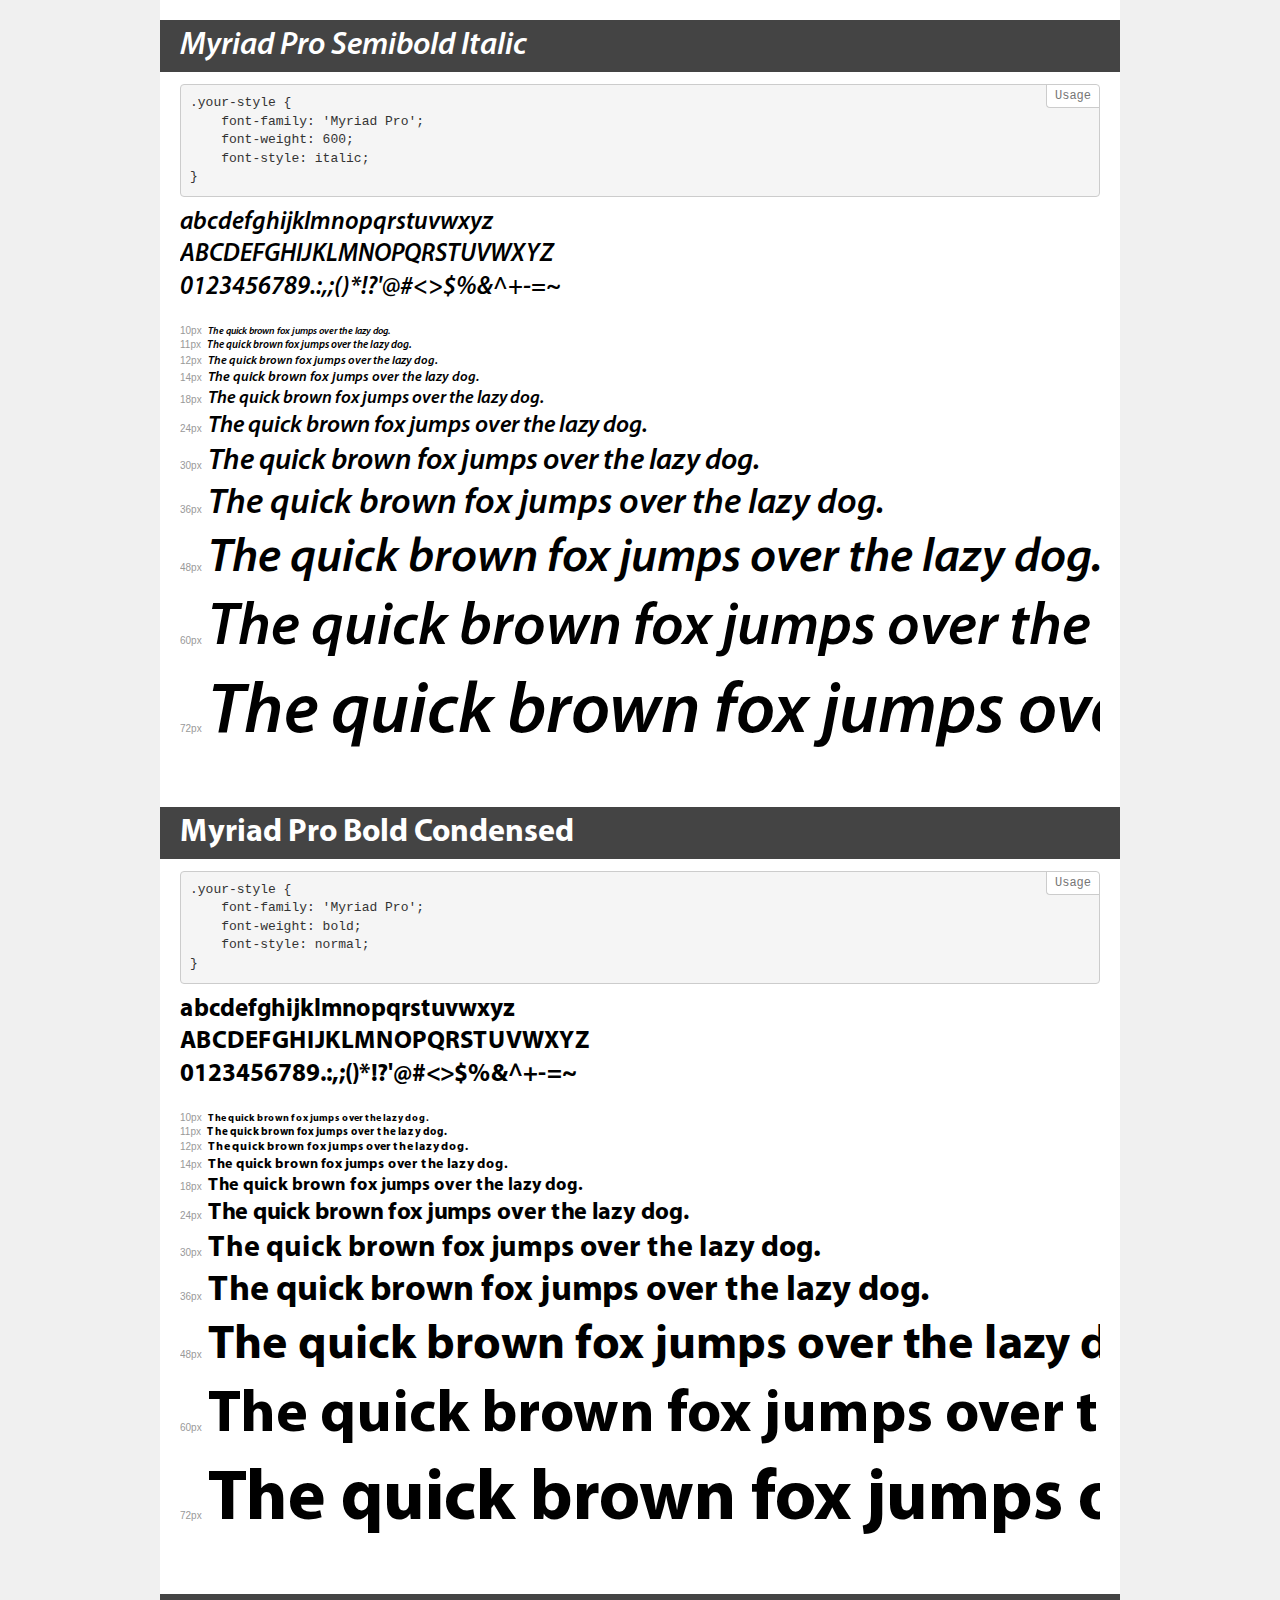
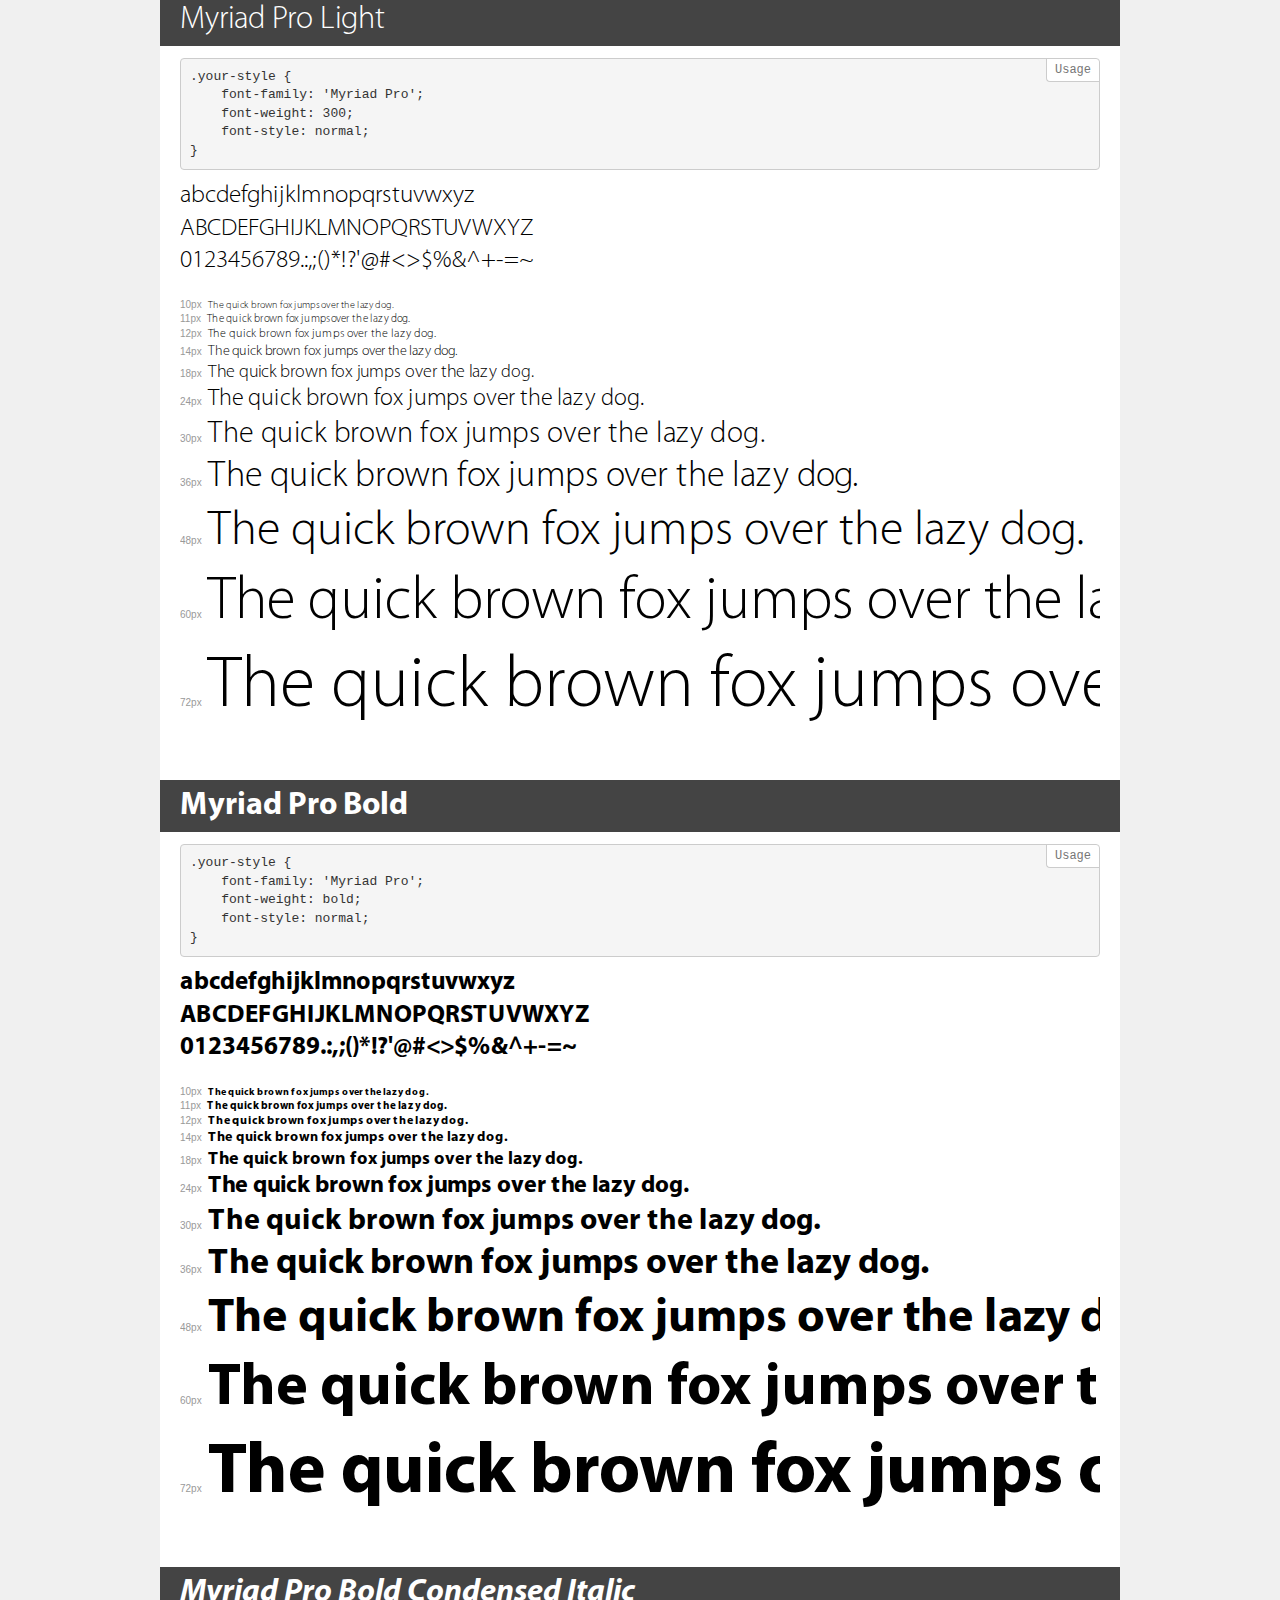
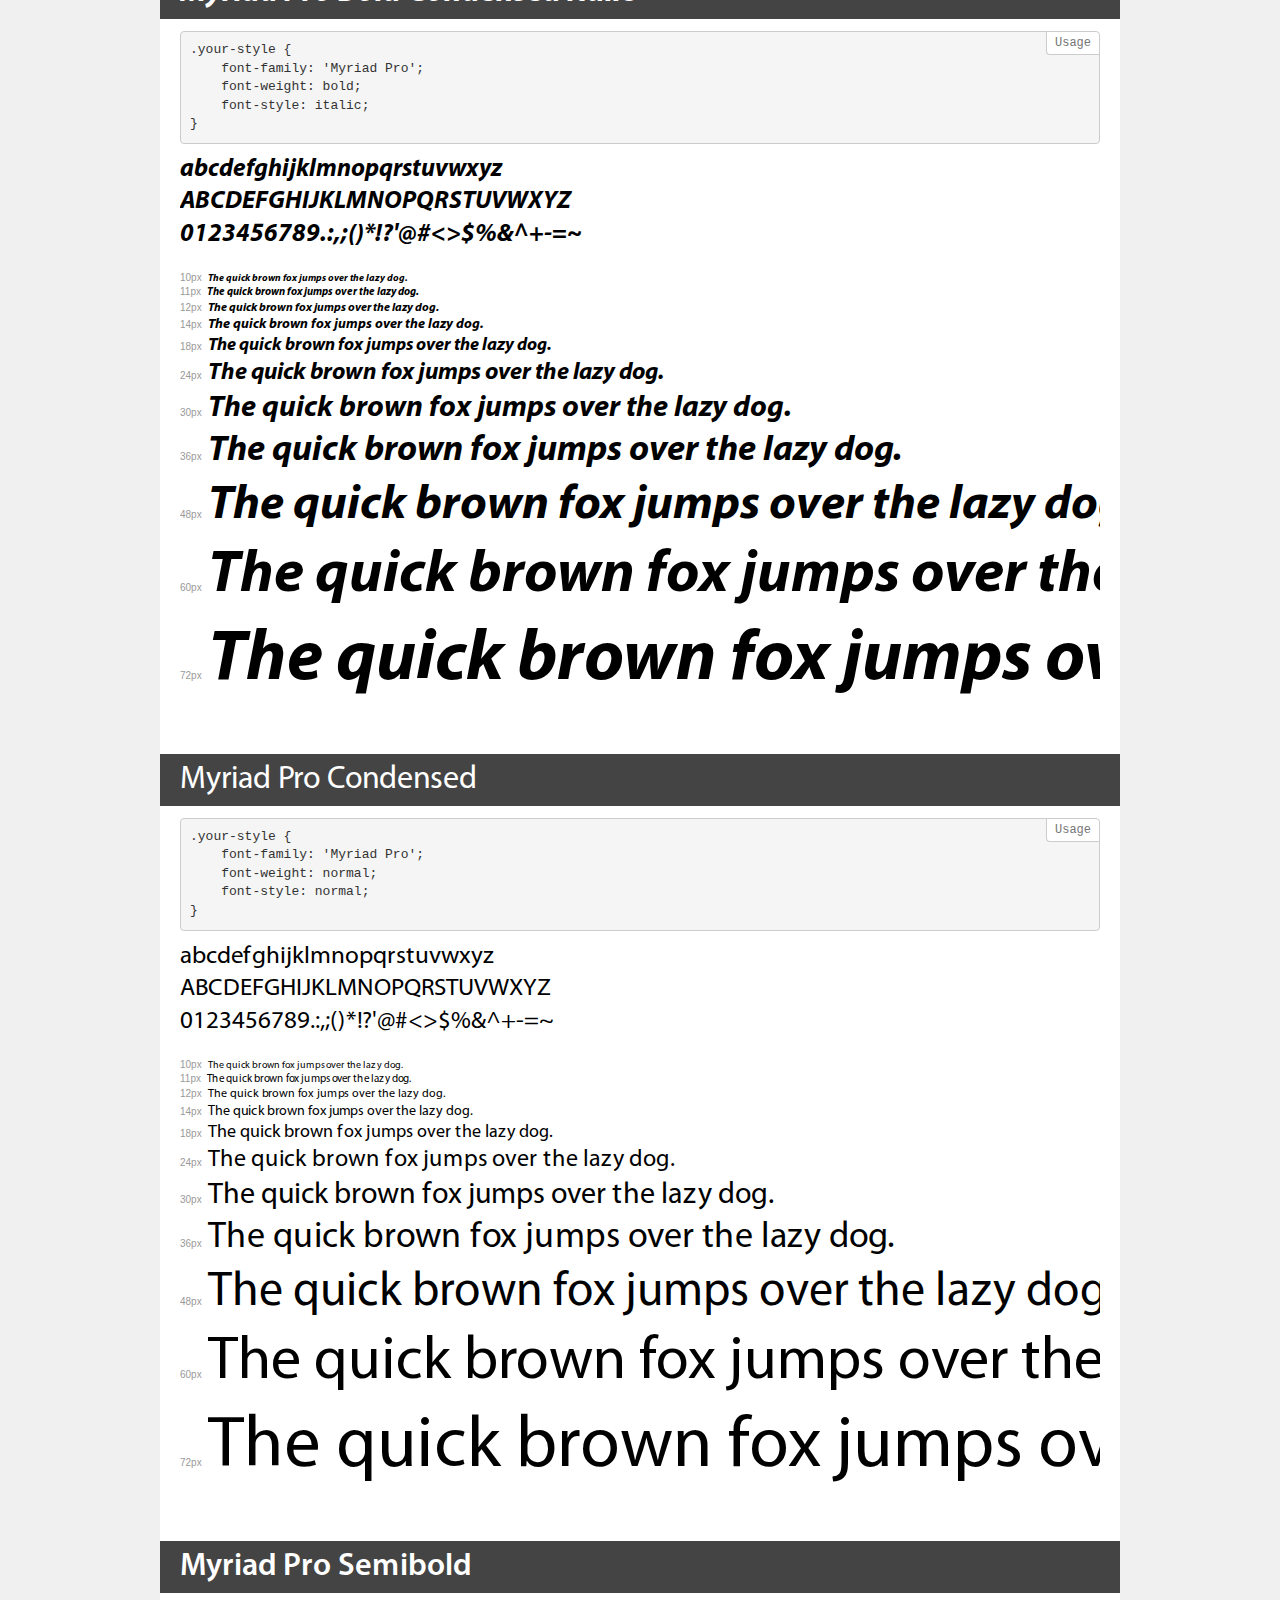
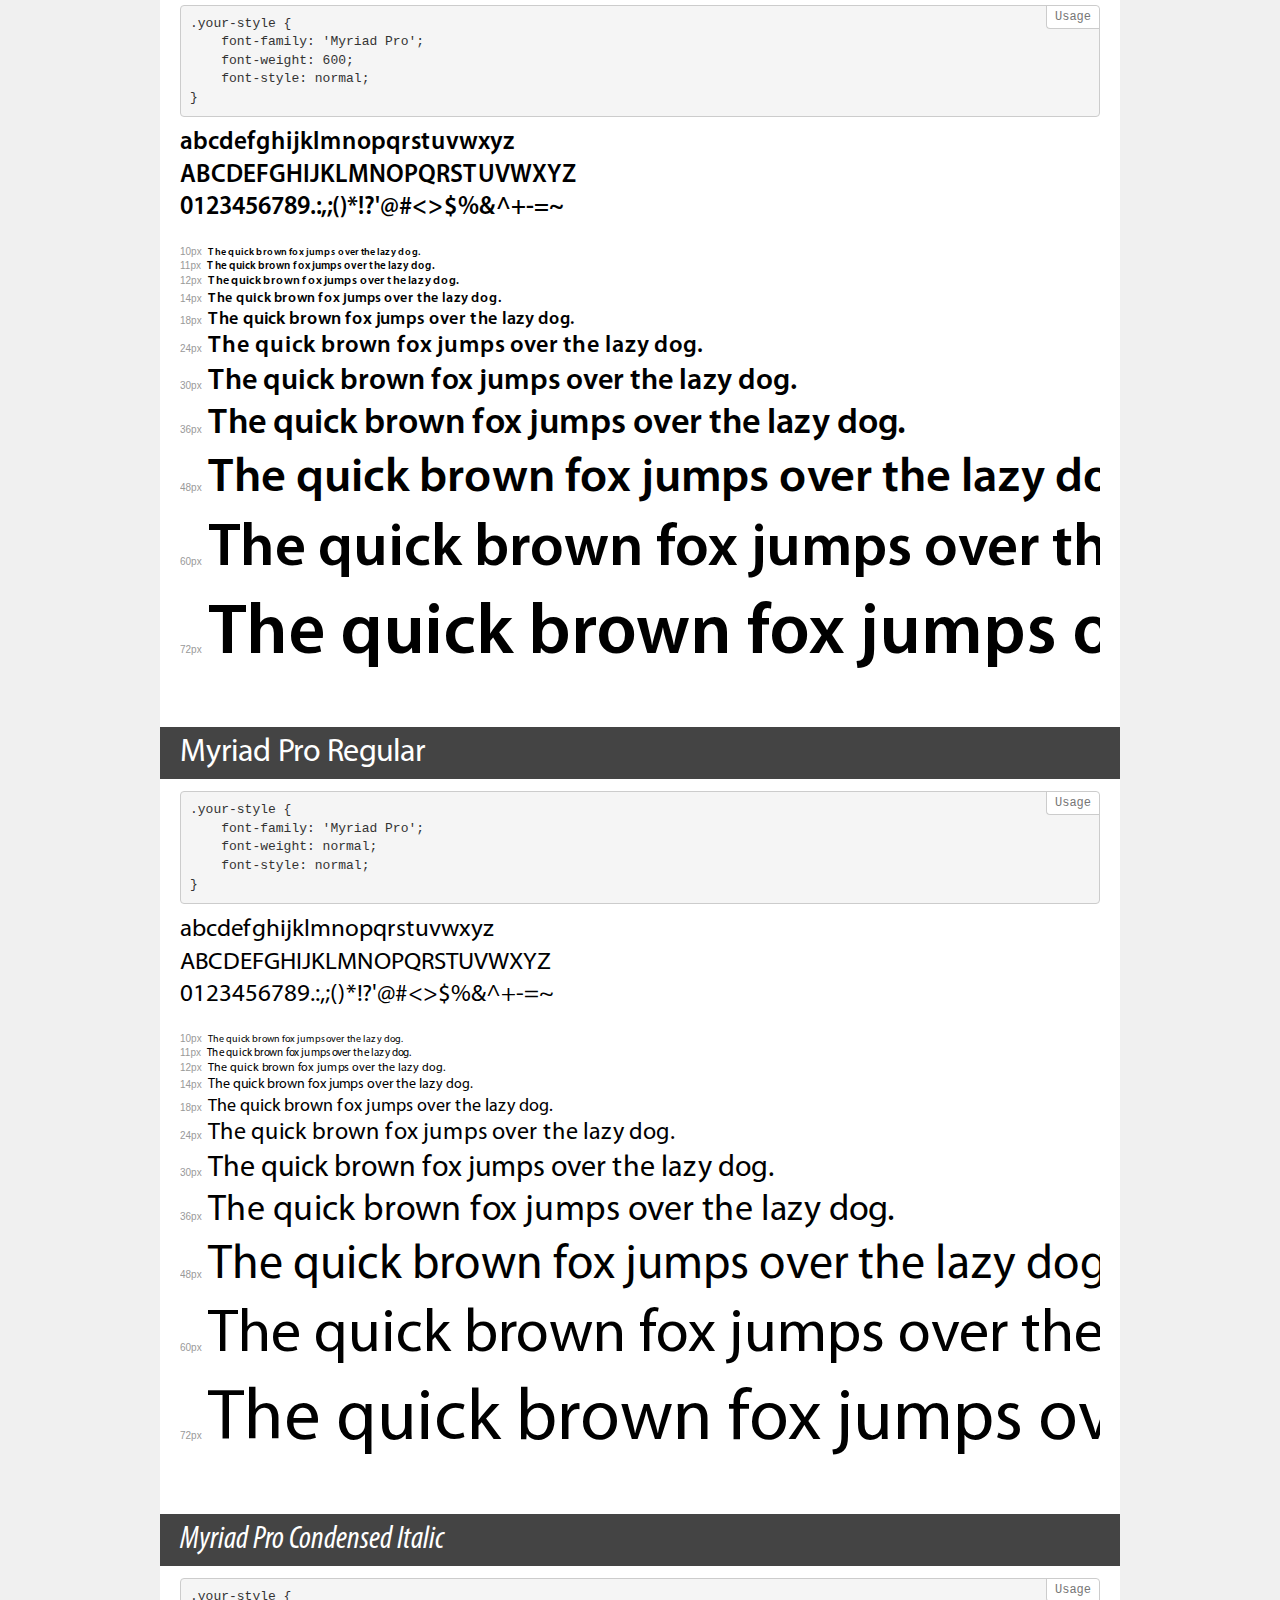
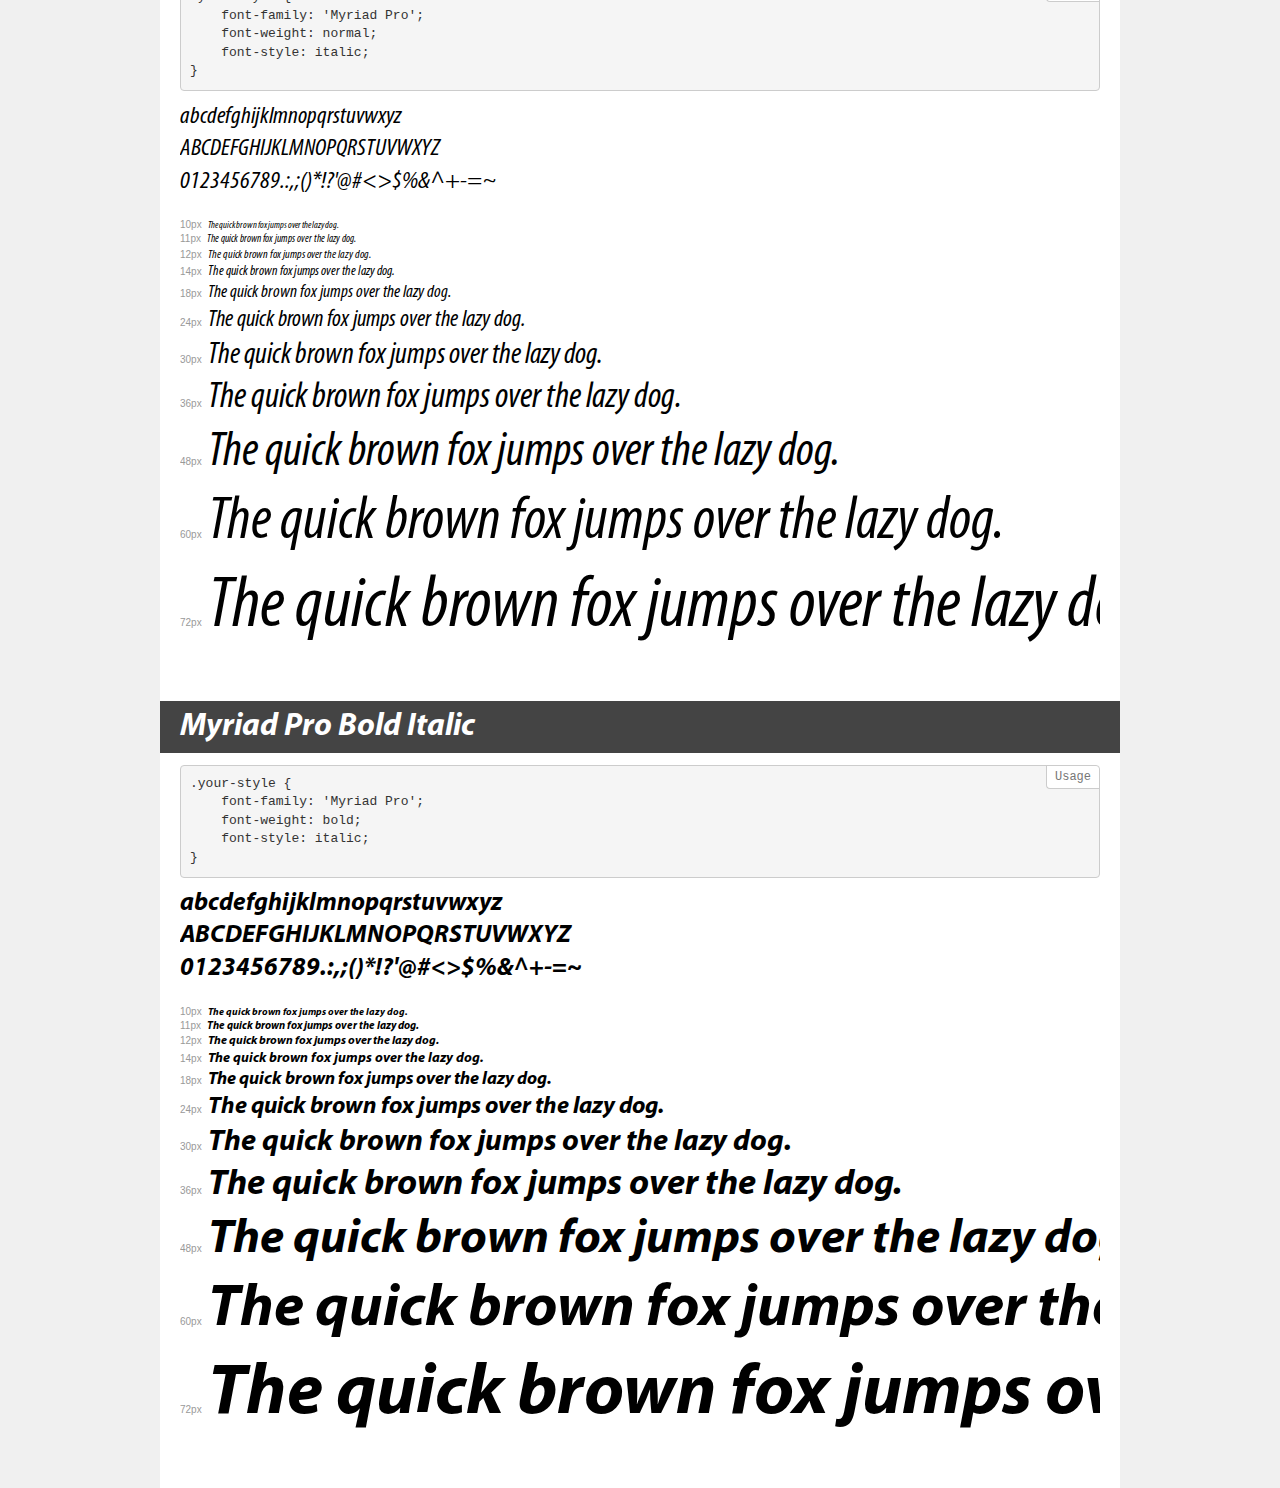
<file: common/font/demo.html>
<!DOCTYPE html>
<html lang="en">
<head>
    <meta charset="utf-8">
    <meta http-equiv="X-UA-Compatible" content="IE=edge">
    <meta name="viewport" content="width=device-width, initial-scale=1">
    <meta name="robots" content="noindex, noarchive">
    <meta name="format-detection" content="telephone=no">
    <title>Transfonter demo</title>
    <link href="stylesheet.css" rel="stylesheet">
    <style>
        /*
        http://meyerweb.com/eric/tools/css/reset/
        v2.0 | 20110126
        License: none (public domain)
        */
        html, body, div, span, applet, object, iframe,
        h1, h2, h3, h4, h5, h6, p, blockquote, pre,
        a, abbr, acronym, address, big, cite, code,
        del, dfn, em, img, ins, kbd, q, s, samp,
        small, strike, strong, sub, sup, tt, var,
        b, u, i, center,
        dl, dt, dd, ol, ul, li,
        fieldset, form, label, legend,
        table, caption, tbody, tfoot, thead, tr, th, td,
        article, aside, canvas, details, embed,
        figure, figcaption, footer, header, hgroup,
        menu, nav, output, ruby, section, summary,
        time, mark, audio, video {
            margin: 0;
            padding: 0;
            border: 0;
            font-size: 100%;
            font: inherit;
            vertical-align: baseline;
        }
        /* HTML5 display-role reset for older browsers */
        article, aside, details, figcaption, figure,
        footer, header, hgroup, menu, nav, section {
            display: block;
        }
        body {
            line-height: 1;
        }
        ol, ul {
            list-style: none;
        }
        blockquote, q {
            quotes: none;
        }
        blockquote:before, blockquote:after,
        q:before, q:after {
            content: '';
            content: none;
        }
        table {
            border-collapse: collapse;
            border-spacing: 0;
        }
        /* demo styles */
        body {
            background: #f0f0f0;
            color: #000;
        }
        .page {
            background: #fff;
            width: 920px;
            margin: 0 auto;
            padding: 20px 20px 0 20px;
            overflow: hidden;
        }
        .font-container {
            overflow-x: auto;
            overflow-y: hidden;
            margin-bottom: 40px;
            line-height: 1.3;
            white-space: nowrap;
            padding-bottom: 5px;
        }
        h1 {
            position: relative;
            background: #444;
            font-size: 32px;
            color: #fff;
            padding: 10px 20px;
            margin: 0 -20px 12px -20px;
        }
        .letters {
            font-size: 25px;
            margin-bottom: 20px;
        }
        .s10:before {
            content: '10px';
        }
        .s11:before {
            content: '11px';
        }
        .s12:before {
            content: '12px';
        }
        .s14:before {
            content: '14px';
        }
        .s18:before {
            content: '18px';
        }
        .s24:before {
            content: '24px';
        }
        .s30:before {
            content: '30px';
        }
        .s36:before {
            content: '36px';
        }
        .s48:before {
            content: '48px';
        }
        .s60:before {
            content: '60px';
        }
        .s72:before {
            content: '72px';
        }
        .s10:before, .s11:before, .s12:before, .s14:before,
        .s18:before, .s24:before, .s30:before, .s36:before,
        .s48:before, .s60:before, .s72:before {
            font-family: Arial, sans-serif;
            font-size: 10px;
            font-weight: normal;
            font-style: normal;
            color: #999;
            padding-right: 6px;
        }
        pre {
            display: block;
            position: relative;
            padding: 9px;
            margin: 0 0 10px;
            font-family: Monaco, Menlo, Consolas, "Courier New", monospace;
            font-size: 13px;
            line-height: 1.428571429;
            color: #333;
            font-weight: normal;
            font-style: normal;
            background-color: #f5f5f5;
            border: 1px solid #ccc;
            overflow-x: auto;
            border-radius: 4px;
        }
        pre:after {
            display: block;
            position: absolute;
            right: 0;
            top: 0;
            content: 'Usage';
            line-height: 1;
            padding: 5px 8px;
            font-size: 12px;
            color: #767676;
            background-color: #fff;
            border: 1px solid #ccc;
            border-right: none;
            border-top: none;
            border-radius: 0 4px 0 4px;
            z-index: 10;
        }
        /* responsive */
        @media (max-width: 959px) {
            .page {
                width: auto;
                margin: 0;
            }
        }
    </style>
</head>
<body>
<div class="page">
    <div class="demo">
        <h1 style="font-family: 'Myriad Pro'; font-weight: 600; font-style: italic;">Myriad Pro Semibold Italic</h1>
        <pre>.your-style {
    font-family: 'Myriad Pro';
    font-weight: 600;
    font-style: italic;
}</pre>
        <div class="font-container" style="font-family: 'Myriad Pro'; font-weight: 600; font-style: italic;">
            <p class="letters">
                abcdefghijklmnopqrstuvwxyz<br>
ABCDEFGHIJKLMNOPQRSTUVWXYZ<br>
                0123456789.:,;()*!?'@#<>$%&^+-=~
            </p>
            <p class="s10" style="font-size: 10px;">The quick brown fox jumps over the lazy dog.</p>
            <p class="s11" style="font-size: 11px;">The quick brown fox jumps over the lazy dog.</p>
            <p class="s12" style="font-size: 12px;">The quick brown fox jumps over the lazy dog.</p>
            <p class="s14" style="font-size: 14px;">The quick brown fox jumps over the lazy dog.</p>
            <p class="s18" style="font-size: 18px;">The quick brown fox jumps over the lazy dog.</p>
            <p class="s24" style="font-size: 24px;">The quick brown fox jumps over the lazy dog.</p>
            <p class="s30" style="font-size: 30px;">The quick brown fox jumps over the lazy dog.</p>
            <p class="s36" style="font-size: 36px;">The quick brown fox jumps over the lazy dog.</p>
            <p class="s48" style="font-size: 48px;">The quick brown fox jumps over the lazy dog.</p>
            <p class="s60" style="font-size: 60px;">The quick brown fox jumps over the lazy dog.</p>
            <p class="s72" style="font-size: 72px;">The quick brown fox jumps over the lazy dog.</p>
        </div>
    </div>
    <div class="demo">
        <h1 style="font-family: 'Myriad Pro'; font-weight: bold; font-style: normal;">Myriad Pro Bold Condensed</h1>
        <pre>.your-style {
    font-family: 'Myriad Pro';
    font-weight: bold;
    font-style: normal;
}</pre>
        <div class="font-container" style="font-family: 'Myriad Pro'; font-weight: bold; font-style: normal;">
            <p class="letters">
                abcdefghijklmnopqrstuvwxyz<br>
ABCDEFGHIJKLMNOPQRSTUVWXYZ<br>
                0123456789.:,;()*!?'@#<>$%&^+-=~
            </p>
            <p class="s10" style="font-size: 10px;">The quick brown fox jumps over the lazy dog.</p>
            <p class="s11" style="font-size: 11px;">The quick brown fox jumps over the lazy dog.</p>
            <p class="s12" style="font-size: 12px;">The quick brown fox jumps over the lazy dog.</p>
            <p class="s14" style="font-size: 14px;">The quick brown fox jumps over the lazy dog.</p>
            <p class="s18" style="font-size: 18px;">The quick brown fox jumps over the lazy dog.</p>
            <p class="s24" style="font-size: 24px;">The quick brown fox jumps over the lazy dog.</p>
            <p class="s30" style="font-size: 30px;">The quick brown fox jumps over the lazy dog.</p>
            <p class="s36" style="font-size: 36px;">The quick brown fox jumps over the lazy dog.</p>
            <p class="s48" style="font-size: 48px;">The quick brown fox jumps over the lazy dog.</p>
            <p class="s60" style="font-size: 60px;">The quick brown fox jumps over the lazy dog.</p>
            <p class="s72" style="font-size: 72px;">The quick brown fox jumps over the lazy dog.</p>
        </div>
    </div>
    <div class="demo">
        <h1 style="font-family: 'Myriad Pro'; font-weight: 300; font-style: normal;">Myriad Pro Light</h1>
        <pre>.your-style {
    font-family: 'Myriad Pro';
    font-weight: 300;
    font-style: normal;
}</pre>
        <div class="font-container" style="font-family: 'Myriad Pro'; font-weight: 300; font-style: normal;">
            <p class="letters">
                abcdefghijklmnopqrstuvwxyz<br>
ABCDEFGHIJKLMNOPQRSTUVWXYZ<br>
                0123456789.:,;()*!?'@#<>$%&^+-=~
            </p>
            <p class="s10" style="font-size: 10px;">The quick brown fox jumps over the lazy dog.</p>
            <p class="s11" style="font-size: 11px;">The quick brown fox jumps over the lazy dog.</p>
            <p class="s12" style="font-size: 12px;">The quick brown fox jumps over the lazy dog.</p>
            <p class="s14" style="font-size: 14px;">The quick brown fox jumps over the lazy dog.</p>
            <p class="s18" style="font-size: 18px;">The quick brown fox jumps over the lazy dog.</p>
            <p class="s24" style="font-size: 24px;">The quick brown fox jumps over the lazy dog.</p>
            <p class="s30" style="font-size: 30px;">The quick brown fox jumps over the lazy dog.</p>
            <p class="s36" style="font-size: 36px;">The quick brown fox jumps over the lazy dog.</p>
            <p class="s48" style="font-size: 48px;">The quick brown fox jumps over the lazy dog.</p>
            <p class="s60" style="font-size: 60px;">The quick brown fox jumps over the lazy dog.</p>
            <p class="s72" style="font-size: 72px;">The quick brown fox jumps over the lazy dog.</p>
        </div>
    </div>
    <div class="demo">
        <h1 style="font-family: 'Myriad Pro'; font-weight: bold; font-style: normal;">Myriad Pro Bold</h1>
        <pre>.your-style {
    font-family: 'Myriad Pro';
    font-weight: bold;
    font-style: normal;
}</pre>
        <div class="font-container" style="font-family: 'Myriad Pro'; font-weight: bold; font-style: normal;">
            <p class="letters">
                abcdefghijklmnopqrstuvwxyz<br>
ABCDEFGHIJKLMNOPQRSTUVWXYZ<br>
                0123456789.:,;()*!?'@#<>$%&^+-=~
            </p>
            <p class="s10" style="font-size: 10px;">The quick brown fox jumps over the lazy dog.</p>
            <p class="s11" style="font-size: 11px;">The quick brown fox jumps over the lazy dog.</p>
            <p class="s12" style="font-size: 12px;">The quick brown fox jumps over the lazy dog.</p>
            <p class="s14" style="font-size: 14px;">The quick brown fox jumps over the lazy dog.</p>
            <p class="s18" style="font-size: 18px;">The quick brown fox jumps over the lazy dog.</p>
            <p class="s24" style="font-size: 24px;">The quick brown fox jumps over the lazy dog.</p>
            <p class="s30" style="font-size: 30px;">The quick brown fox jumps over the lazy dog.</p>
            <p class="s36" style="font-size: 36px;">The quick brown fox jumps over the lazy dog.</p>
            <p class="s48" style="font-size: 48px;">The quick brown fox jumps over the lazy dog.</p>
            <p class="s60" style="font-size: 60px;">The quick brown fox jumps over the lazy dog.</p>
            <p class="s72" style="font-size: 72px;">The quick brown fox jumps over the lazy dog.</p>
        </div>
    </div>
    <div class="demo">
        <h1 style="font-family: 'Myriad Pro'; font-weight: bold; font-style: italic;">Myriad Pro Bold Condensed Italic</h1>
        <pre>.your-style {
    font-family: 'Myriad Pro';
    font-weight: bold;
    font-style: italic;
}</pre>
        <div class="font-container" style="font-family: 'Myriad Pro'; font-weight: bold; font-style: italic;">
            <p class="letters">
                abcdefghijklmnopqrstuvwxyz<br>
ABCDEFGHIJKLMNOPQRSTUVWXYZ<br>
                0123456789.:,;()*!?'@#<>$%&^+-=~
            </p>
            <p class="s10" style="font-size: 10px;">The quick brown fox jumps over the lazy dog.</p>
            <p class="s11" style="font-size: 11px;">The quick brown fox jumps over the lazy dog.</p>
            <p class="s12" style="font-size: 12px;">The quick brown fox jumps over the lazy dog.</p>
            <p class="s14" style="font-size: 14px;">The quick brown fox jumps over the lazy dog.</p>
            <p class="s18" style="font-size: 18px;">The quick brown fox jumps over the lazy dog.</p>
            <p class="s24" style="font-size: 24px;">The quick brown fox jumps over the lazy dog.</p>
            <p class="s30" style="font-size: 30px;">The quick brown fox jumps over the lazy dog.</p>
            <p class="s36" style="font-size: 36px;">The quick brown fox jumps over the lazy dog.</p>
            <p class="s48" style="font-size: 48px;">The quick brown fox jumps over the lazy dog.</p>
            <p class="s60" style="font-size: 60px;">The quick brown fox jumps over the lazy dog.</p>
            <p class="s72" style="font-size: 72px;">The quick brown fox jumps over the lazy dog.</p>
        </div>
    </div>
    <div class="demo">
        <h1 style="font-family: 'Myriad Pro'; font-weight: normal; font-style: normal;">Myriad Pro Condensed</h1>
        <pre>.your-style {
    font-family: 'Myriad Pro';
    font-weight: normal;
    font-style: normal;
}</pre>
        <div class="font-container" style="font-family: 'Myriad Pro'; font-weight: normal; font-style: normal;">
            <p class="letters">
                abcdefghijklmnopqrstuvwxyz<br>
ABCDEFGHIJKLMNOPQRSTUVWXYZ<br>
                0123456789.:,;()*!?'@#<>$%&^+-=~
            </p>
            <p class="s10" style="font-size: 10px;">The quick brown fox jumps over the lazy dog.</p>
            <p class="s11" style="font-size: 11px;">The quick brown fox jumps over the lazy dog.</p>
            <p class="s12" style="font-size: 12px;">The quick brown fox jumps over the lazy dog.</p>
            <p class="s14" style="font-size: 14px;">The quick brown fox jumps over the lazy dog.</p>
            <p class="s18" style="font-size: 18px;">The quick brown fox jumps over the lazy dog.</p>
            <p class="s24" style="font-size: 24px;">The quick brown fox jumps over the lazy dog.</p>
            <p class="s30" style="font-size: 30px;">The quick brown fox jumps over the lazy dog.</p>
            <p class="s36" style="font-size: 36px;">The quick brown fox jumps over the lazy dog.</p>
            <p class="s48" style="font-size: 48px;">The quick brown fox jumps over the lazy dog.</p>
            <p class="s60" style="font-size: 60px;">The quick brown fox jumps over the lazy dog.</p>
            <p class="s72" style="font-size: 72px;">The quick brown fox jumps over the lazy dog.</p>
        </div>
    </div>
    <div class="demo">
        <h1 style="font-family: 'Myriad Pro'; font-weight: 600; font-style: normal;">Myriad Pro Semibold</h1>
        <pre>.your-style {
    font-family: 'Myriad Pro';
    font-weight: 600;
    font-style: normal;
}</pre>
        <div class="font-container" style="font-family: 'Myriad Pro'; font-weight: 600; font-style: normal;">
            <p class="letters">
                abcdefghijklmnopqrstuvwxyz<br>
ABCDEFGHIJKLMNOPQRSTUVWXYZ<br>
                0123456789.:,;()*!?'@#<>$%&^+-=~
            </p>
            <p class="s10" style="font-size: 10px;">The quick brown fox jumps over the lazy dog.</p>
            <p class="s11" style="font-size: 11px;">The quick brown fox jumps over the lazy dog.</p>
            <p class="s12" style="font-size: 12px;">The quick brown fox jumps over the lazy dog.</p>
            <p class="s14" style="font-size: 14px;">The quick brown fox jumps over the lazy dog.</p>
            <p class="s18" style="font-size: 18px;">The quick brown fox jumps over the lazy dog.</p>
            <p class="s24" style="font-size: 24px;">The quick brown fox jumps over the lazy dog.</p>
            <p class="s30" style="font-size: 30px;">The quick brown fox jumps over the lazy dog.</p>
            <p class="s36" style="font-size: 36px;">The quick brown fox jumps over the lazy dog.</p>
            <p class="s48" style="font-size: 48px;">The quick brown fox jumps over the lazy dog.</p>
            <p class="s60" style="font-size: 60px;">The quick brown fox jumps over the lazy dog.</p>
            <p class="s72" style="font-size: 72px;">The quick brown fox jumps over the lazy dog.</p>
        </div>
    </div>
    <div class="demo">
        <h1 style="font-family: 'Myriad Pro'; font-weight: normal; font-style: normal;">Myriad Pro Regular</h1>
        <pre>.your-style {
    font-family: 'Myriad Pro';
    font-weight: normal;
    font-style: normal;
}</pre>
        <div class="font-container" style="font-family: 'Myriad Pro'; font-weight: normal; font-style: normal;">
            <p class="letters">
                abcdefghijklmnopqrstuvwxyz<br>
ABCDEFGHIJKLMNOPQRSTUVWXYZ<br>
                0123456789.:,;()*!?'@#<>$%&^+-=~
            </p>
            <p class="s10" style="font-size: 10px;">The quick brown fox jumps over the lazy dog.</p>
            <p class="s11" style="font-size: 11px;">The quick brown fox jumps over the lazy dog.</p>
            <p class="s12" style="font-size: 12px;">The quick brown fox jumps over the lazy dog.</p>
            <p class="s14" style="font-size: 14px;">The quick brown fox jumps over the lazy dog.</p>
            <p class="s18" style="font-size: 18px;">The quick brown fox jumps over the lazy dog.</p>
            <p class="s24" style="font-size: 24px;">The quick brown fox jumps over the lazy dog.</p>
            <p class="s30" style="font-size: 30px;">The quick brown fox jumps over the lazy dog.</p>
            <p class="s36" style="font-size: 36px;">The quick brown fox jumps over the lazy dog.</p>
            <p class="s48" style="font-size: 48px;">The quick brown fox jumps over the lazy dog.</p>
            <p class="s60" style="font-size: 60px;">The quick brown fox jumps over the lazy dog.</p>
            <p class="s72" style="font-size: 72px;">The quick brown fox jumps over the lazy dog.</p>
        </div>
    </div>
    <div class="demo">
        <h1 style="font-family: 'Myriad Pro'; font-weight: normal; font-style: italic;">Myriad Pro Condensed Italic</h1>
        <pre>.your-style {
    font-family: 'Myriad Pro';
    font-weight: normal;
    font-style: italic;
}</pre>
        <div class="font-container" style="font-family: 'Myriad Pro'; font-weight: normal; font-style: italic;">
            <p class="letters">
                abcdefghijklmnopqrstuvwxyz<br>
ABCDEFGHIJKLMNOPQRSTUVWXYZ<br>
                0123456789.:,;()*!?'@#<>$%&^+-=~
            </p>
            <p class="s10" style="font-size: 10px;">The quick brown fox jumps over the lazy dog.</p>
            <p class="s11" style="font-size: 11px;">The quick brown fox jumps over the lazy dog.</p>
            <p class="s12" style="font-size: 12px;">The quick brown fox jumps over the lazy dog.</p>
            <p class="s14" style="font-size: 14px;">The quick brown fox jumps over the lazy dog.</p>
            <p class="s18" style="font-size: 18px;">The quick brown fox jumps over the lazy dog.</p>
            <p class="s24" style="font-size: 24px;">The quick brown fox jumps over the lazy dog.</p>
            <p class="s30" style="font-size: 30px;">The quick brown fox jumps over the lazy dog.</p>
            <p class="s36" style="font-size: 36px;">The quick brown fox jumps over the lazy dog.</p>
            <p class="s48" style="font-size: 48px;">The quick brown fox jumps over the lazy dog.</p>
            <p class="s60" style="font-size: 60px;">The quick brown fox jumps over the lazy dog.</p>
            <p class="s72" style="font-size: 72px;">The quick brown fox jumps over the lazy dog.</p>
        </div>
    </div>
    <div class="demo">
        <h1 style="font-family: 'Myriad Pro'; font-weight: bold; font-style: italic;">Myriad Pro Bold Italic</h1>
        <pre>.your-style {
    font-family: 'Myriad Pro';
    font-weight: bold;
    font-style: italic;
}</pre>
        <div class="font-container" style="font-family: 'Myriad Pro'; font-weight: bold; font-style: italic;">
            <p class="letters">
                abcdefghijklmnopqrstuvwxyz<br>
ABCDEFGHIJKLMNOPQRSTUVWXYZ<br>
                0123456789.:,;()*!?'@#<>$%&^+-=~
            </p>
            <p class="s10" style="font-size: 10px;">The quick brown fox jumps over the lazy dog.</p>
            <p class="s11" style="font-size: 11px;">The quick brown fox jumps over the lazy dog.</p>
            <p class="s12" style="font-size: 12px;">The quick brown fox jumps over the lazy dog.</p>
            <p class="s14" style="font-size: 14px;">The quick brown fox jumps over the lazy dog.</p>
            <p class="s18" style="font-size: 18px;">The quick brown fox jumps over the lazy dog.</p>
            <p class="s24" style="font-size: 24px;">The quick brown fox jumps over the lazy dog.</p>
            <p class="s30" style="font-size: 30px;">The quick brown fox jumps over the lazy dog.</p>
            <p class="s36" style="font-size: 36px;">The quick brown fox jumps over the lazy dog.</p>
            <p class="s48" style="font-size: 48px;">The quick brown fox jumps over the lazy dog.</p>
            <p class="s60" style="font-size: 60px;">The quick brown fox jumps over the lazy dog.</p>
            <p class="s72" style="font-size: 72px;">The quick brown fox jumps over the lazy dog.</p>
        </div>
    </div>
</div>
</body>
</html>
</file>
<file: common/font/stylesheet.css>
@font-face {
    font-family: 'Myriad Pro';
    src: url('MyriadPro-SemiboldIt.woff2') format('woff2'),
        url('MyriadPro-SemiboldIt.woff') format('woff');
    font-weight: 600;
    font-style: italic;
    font-display: swap;
}

@font-face {
    font-family: 'Myriad Pro';
    src: url('MyriadPro-BoldCond.woff2') format('woff2'),
        url('MyriadPro-BoldCond.woff') format('woff');
    font-weight: bold;
    font-style: normal;
    font-display: swap;
}

@font-face {
    font-family: 'Myriad Pro';
    src: url('MyriadPro-Light.woff2') format('woff2'),
        url('MyriadPro-Light.woff') format('woff');
    font-weight: 300;
    font-style: normal;
    font-display: swap;
}

@font-face {
    font-family: 'Myriad Pro';
    src: url('MyriadPro-Bold.woff2') format('woff2'),
        url('MyriadPro-Bold.woff') format('woff');
    font-weight: bold;
    font-style: normal;
    font-display: swap;
}

@font-face {
    font-family: 'Myriad Pro';
    src: url('MyriadPro-BoldCondIt.woff2') format('woff2'),
        url('MyriadPro-BoldCondIt.woff') format('woff');
    font-weight: bold;
    font-style: italic;
    font-display: swap;
}

@font-face {
    font-family: 'Myriad Pro';
    src: url('MyriadPro-Cond.woff2') format('woff2'),
        url('MyriadPro-Cond.woff') format('woff');
    font-weight: normal;
    font-style: normal;
    font-display: swap;
}

@font-face {
    font-family: 'Myriad Pro';
    src: url('MyriadPro-Semibold.woff2') format('woff2'),
        url('MyriadPro-Semibold.woff') format('woff');
    font-weight: 600;
    font-style: normal;
    font-display: swap;
}

@font-face {
    font-family: 'Myriad Pro';
    src: url('MyriadPro-Regular.woff2') format('woff2'),
        url('MyriadPro-Regular.woff') format('woff');
    font-weight: normal;
    font-style: normal;
    font-display: swap;
}

@font-face {
    font-family: 'Myriad Pro';
    src: url('MyriadPro-CondIt.woff2') format('woff2'),
        url('MyriadPro-CondIt.woff') format('woff');
    font-weight: normal;
    font-style: italic;
    font-display: swap;
}

@font-face {
    font-family: 'Myriad Pro';
    src: url('MyriadPro-BoldIt.woff2') format('woff2'),
        url('MyriadPro-BoldIt.woff') format('woff');
    font-weight: bold;
    font-style: italic;
    font-display: swap;
}
</file>
